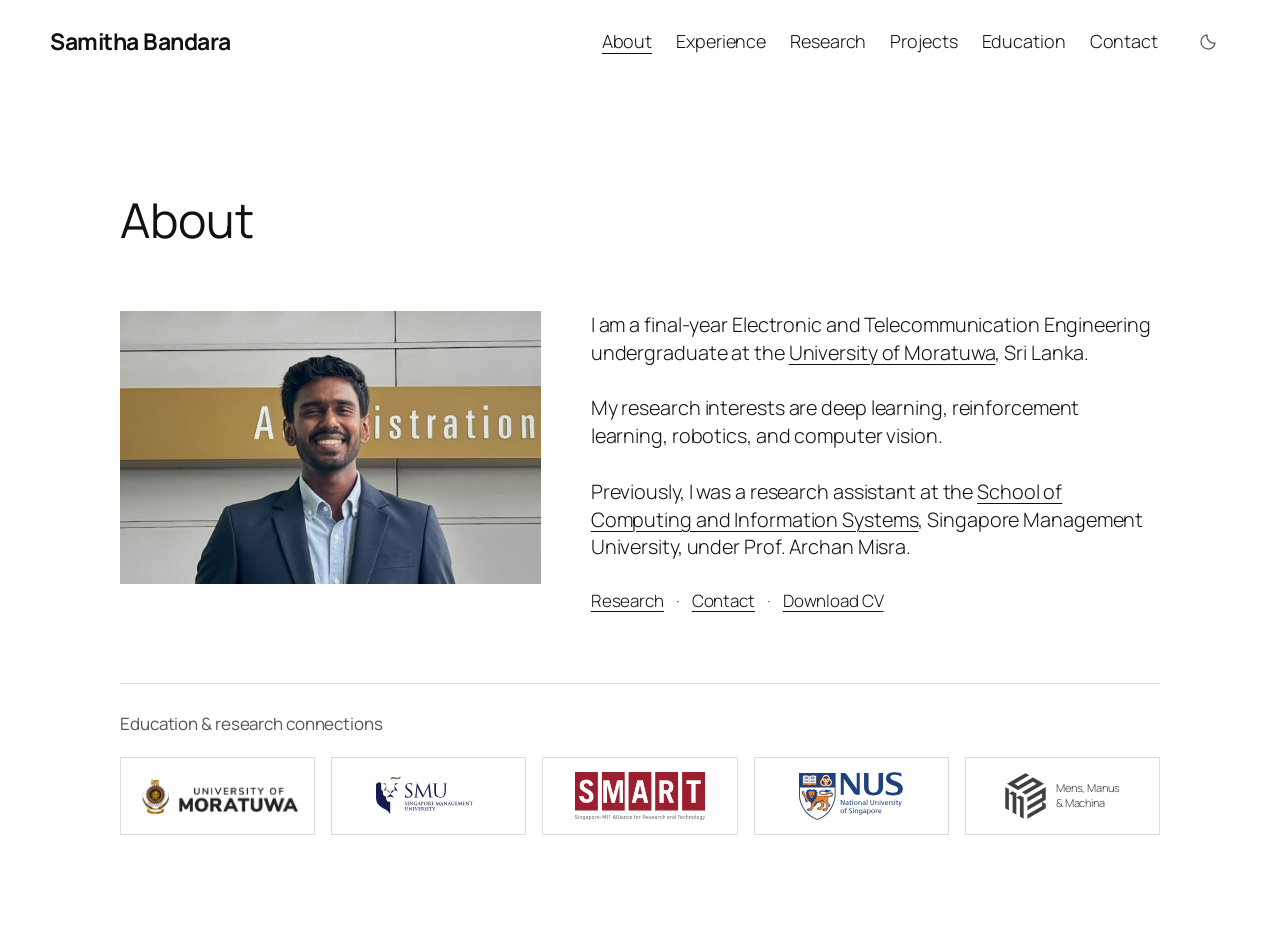
<file: index.html>
<!doctype html>
<html lang="en" data-theme="light">
<head>
  <meta charset="utf-8">
  <meta name="viewport" content="width=device-width, initial-scale=1">
  <title>Samitha Bandara | About</title>
  <meta name="description" content="Samitha Bandara, a final-year engineering undergraduate at the University of Moratuwa. Research interests: deep learning, reinforcement learning, robotics, and computer vision.">
  <meta name="author" content="Samitha Bandara">
  <meta name="robots" content="index, follow, max-image-preview:large">
  <meta name="theme-color" content="#ffffff">
  <link rel="canonical" href="https://samitha278.github.io/">
  <link rel="icon" href="favicon.svg" type="image/svg+xml">
  <link rel="manifest" href="site.webmanifest">
  <link rel="stylesheet" href="styles.css">
  <meta property="og:site_name" content="Samitha Bandara">
  <meta property="og:title" content="Samitha Bandara | About">
  <meta property="og:description" content="Samitha Bandara, a final-year engineering undergraduate at the University of Moratuwa. Research interests: deep learning, reinforcement learning, robotics, and computer vision.">
  <meta property="og:type" content="website">
  <meta property="og:url" content="https://samitha278.github.io/">
  <meta property="og:image" content="https://samitha278.github.io/assets/samitha-bandara-cropped.jpg">
  <meta property="og:image:alt" content="Samitha Bandara">
  <meta name="twitter:card" content="summary">
  <meta name="twitter:title" content="Samitha Bandara | About">
  <meta name="twitter:image" content="https://samitha278.github.io/assets/samitha-bandara-cropped.jpg">
  <script>try{if(localStorage.getItem("portfolio-theme")==="dark")document.documentElement.dataset.theme="dark"}catch{}</script>
  <script type="application/ld+json">
{
  "@context": "https://schema.org",
  "@type": "ProfilePage",
  "@id": "https://samitha278.github.io/#profile",
  "url": "https://samitha278.github.io/",
  "name": "Samitha Bandara | AI Researcher & Engineer",
  "dateModified": "2026-10-07",
  "mainEntity": {
    "@type": "Person",
    "@id": "https://samitha278.github.io/#samitha-bandara",
    "name": "Samitha Bandara",
    "alternateName": "samitha278",
    "url": "https://samitha278.github.io/",
    "image": "https://samitha278.github.io/assets/samitha-bandara-cropped.jpg",
    "description": "Final-year Electronic and Telecommunication Engineering undergraduate at the University of Moratuwa, with research interests in deep learning, reinforcement learning, robotics, and computer vision.",
    "jobTitle": "AI Researcher",
    "affiliation": [
      {
        "@type": "CollegeOrUniversity",
        "name": "University of Moratuwa",
        "url": "https://uom.lk/"
      }
    ],
    "knowsAbout": [
      "Deep learning",
      "Computer vision",
      "Robotics",
      "Efficient multimodal artificial intelligence",
      "Vision-language models",
      "3D and 4D perception",
      "Point-cloud learning",
      "Reinforcement learning",
      "Robot intelligence"
    ],
    "sameAs": [
      "https://github.com/samitha278",
      "https://www.linkedin.com/in/samitha-bandara-52211a254"
    ]
  }
}
  </script>
</head>
<body>
  <a class="skip" href="#main">Skip to content</a>
  <div class="site">
    <header class="site-header">
      <a class="site-name" href="index.html">Samitha Bandara</a>
      <nav id="primaryNav" aria-label="Main navigation">
        <a href="index.html" aria-current="page">About</a>
        <a href="experience.html">Experience</a>
        <a href="research.html">Research</a>
        <a href="projects.html">Projects</a>
        <a href="education.html">Education</a>
        <a href="contact.html">Contact</a>
      </nav>
      <div class="header-controls">
        <button id="themeButton" class="icon-button theme-button" type="button" aria-label="Switch to dark theme" aria-pressed="false" title="Switch to dark theme">
          <svg class="theme-moon" viewBox="0 0 24 24" aria-hidden="true"><path d="M20.5 13.2A8.5 8.5 0 0 1 10.8 3.5a8.5 8.5 0 1 0 9.7 9.7Z"/></svg>
          <svg class="theme-sun" viewBox="0 0 24 24" aria-hidden="true"><circle cx="12" cy="12" r="4"/><path d="M12 2v2m0 16v2M2 12h2m16 0h2M4.9 4.9l1.4 1.4m11.4 11.4 1.4 1.4M4.9 19.1l1.4-1.4M17.7 6.3l1.4-1.4"/></svg>
        </button>
        <button id="menuButton" class="icon-button menu-button" type="button" aria-label="Open navigation" aria-expanded="false" aria-controls="primaryNav">
          <svg viewBox="0 0 24 24" aria-hidden="true"><path d="M4 7h16M4 12h16M4 17h16"/></svg>
        </button>
      </div>
    </header>
    <main id="main" tabindex="-1">
      <h1>About</h1>
<div class="about-layout">
  <figure class="portrait-frame">
    <img class="portrait" src="assets/samitha-bandara-cropped.jpg" alt="Samitha Bandara" width="1140" height="740" fetchpriority="high">
  </figure>
  <div>
    <p>I am a final-year Electronic and Telecommunication Engineering undergraduate at the <a href="https://uom.lk/" target="_blank" rel="noopener noreferrer">University of Moratuwa</a>, Sri Lanka.</p>
    <p>My research interests are deep learning, reinforcement learning, robotics, and computer vision.</p>
    <p>Previously, I was a research assistant at the <a href="https://computing.smu.edu.sg/" target="_blank" rel="noopener noreferrer">School of Computing and Information Systems</a>, Singapore Management University, under Prof. Archan Misra.</p>
    <p class="quick-links"><a href="research.html">Research</a> <span aria-hidden="true">·</span> <a href="contact.html">Contact</a> <span aria-hidden="true">·</span> <a href="output/pdf/Samitha_Bandara_CV.pdf" download>Download CV</a></p>
  </div>
</div>
<section class="affiliations" aria-labelledby="connections">
  <h2 id="connections">Education &amp; research connections</h2>
  <div class="logo-strip">
    <a class="logo-chip uom" href="https://uom.lk/" aria-label="University of Moratuwa" target="_blank" rel="noopener noreferrer"><img src="assets/uom-logo.png" alt="University of Moratuwa" loading="lazy"></a>
    <a class="logo-chip smu" href="https://www.smu.edu.sg/" aria-label="Singapore Management University" target="_blank" rel="noopener noreferrer"><img src="assets/smu-wordmark.svg" alt="SMU — Singapore Management University" loading="lazy"></a>
    <a class="logo-chip" href="https://smart.mit.edu/" aria-label="Singapore-MIT Alliance for Research and Technology" target="_blank" rel="noopener noreferrer"><img src="assets/smart-logo.png" alt="SMART" loading="lazy"></a>
    <a class="logo-chip" href="https://nus.edu.sg/" aria-label="National University of Singapore" target="_blank" rel="noopener noreferrer"><img src="assets/nus-logo.svg" alt="NUS" loading="lazy"></a>
    <a class="logo-chip m3s" href="https://m3s.mit.edu/" aria-label="Mens, Manus and Machina programme" target="_blank" rel="noopener noreferrer"><img src="assets/m3s-logo.png" alt="M3S" loading="lazy"><span class="m3s-name">Mens, Manus<br>&amp; Machina</span></a>
  </div>
</section>
    </main>
  </div>
  <script src="script.js" defer></script>
</body>
</html>
</file>
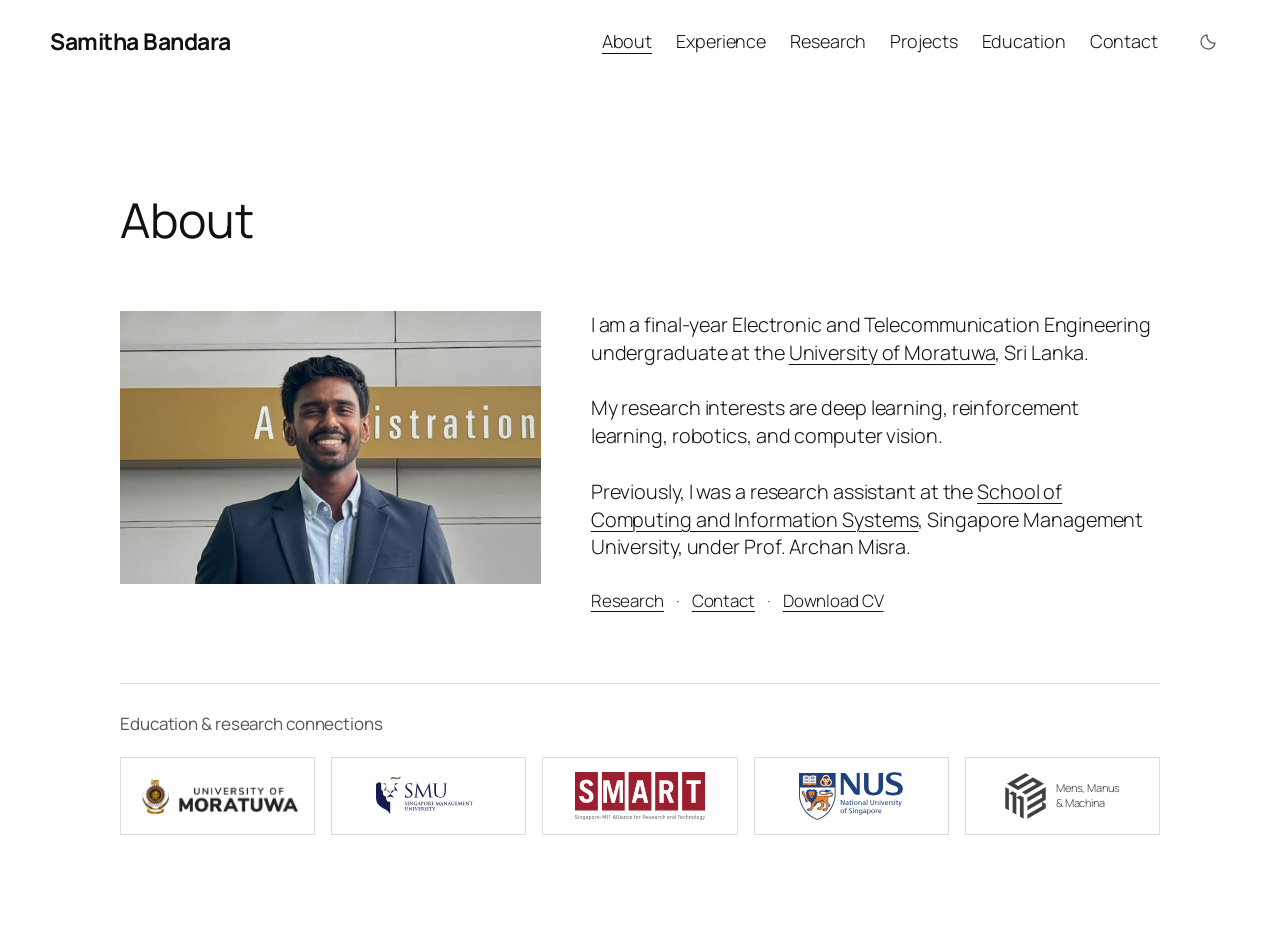
<file: about.html>
<!doctype html>
<html lang="en">
<head>
  <meta charset="utf-8">
  <meta name="viewport" content="width=device-width, initial-scale=1">
  <title>About | Samitha Bandara</title>
  <link rel="canonical" href="https://samitha278.github.io/">
  <meta name="robots" content="noindex, follow">
  <meta http-equiv="refresh" content="0; url=./">
  <script>location.replace("./" + location.hash);</script>
</head>
<body>
  <p><a href="./">About Samitha Bandara</a></p>
</body>
</html>
</file>
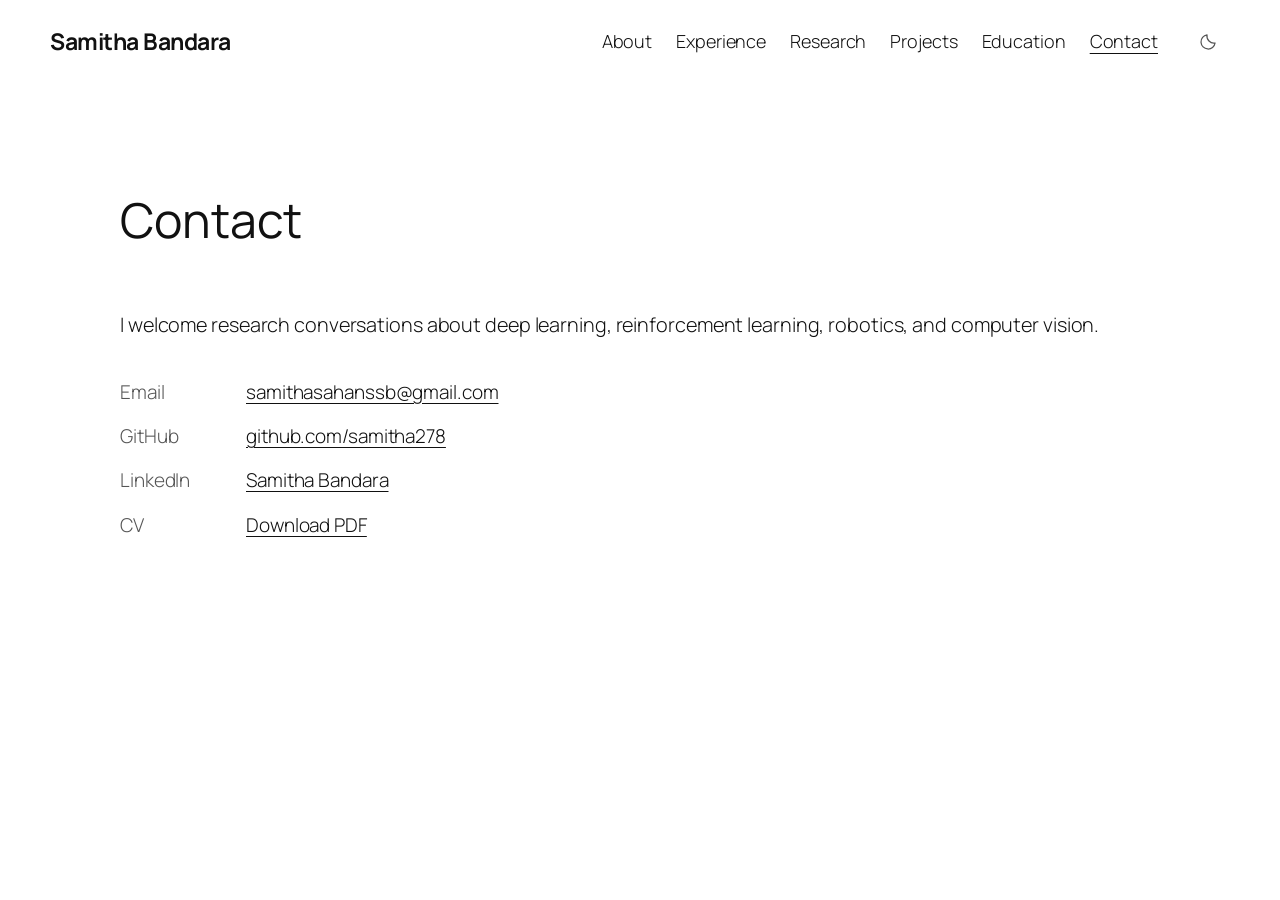
<file: contact.html>
<!doctype html>
<html lang="en" data-theme="light">
<head>
  <meta charset="utf-8">
  <meta name="viewport" content="width=device-width, initial-scale=1">
  <title>Contact | Samitha Bandara</title>
  <meta name="description" content="Contact Samitha Bandara for research conversations and collaboration. Email, GitHub, LinkedIn, and downloadable CV.">
  <meta name="author" content="Samitha Bandara">
  <meta name="robots" content="index, follow, max-image-preview:large">
  <meta name="theme-color" content="#ffffff">
  <link rel="canonical" href="https://samitha278.github.io/contact.html">
  <link rel="icon" href="favicon.svg" type="image/svg+xml">
  <link rel="manifest" href="site.webmanifest">
  <link rel="stylesheet" href="styles.css">
  <meta property="og:site_name" content="Samitha Bandara">
  <meta property="og:title" content="Contact | Samitha Bandara">
  <meta property="og:description" content="Contact Samitha Bandara for research conversations and collaboration. Email, GitHub, LinkedIn, and downloadable CV.">
  <meta property="og:type" content="website">
  <meta property="og:url" content="https://samitha278.github.io/contact.html">
  <meta property="og:image" content="https://samitha278.github.io/assets/samitha-bandara-cropped.jpg">
  <meta property="og:image:alt" content="Samitha Bandara">
  <meta name="twitter:card" content="summary">
  <meta name="twitter:title" content="Contact | Samitha Bandara">
  <meta name="twitter:image" content="https://samitha278.github.io/assets/samitha-bandara-cropped.jpg">
  <script>try{if(localStorage.getItem("portfolio-theme")==="dark")document.documentElement.dataset.theme="dark"}catch{}</script>
  <script type="application/ld+json">
{
  "@context": "https://schema.org",
  "@type": "WebPage",
  "name": "Contact | Samitha Bandara",
  "url": "https://samitha278.github.io/contact.html",
  "about": {
    "@id": "https://samitha278.github.io/#samitha-bandara"
  }
}
  </script>
</head>
<body>
  <a class="skip" href="#main">Skip to content</a>
  <div class="site">
    <header class="site-header">
      <a class="site-name" href="index.html">Samitha Bandara</a>
      <nav id="primaryNav" aria-label="Main navigation">
        <a href="index.html">About</a>
        <a href="experience.html">Experience</a>
        <a href="research.html">Research</a>
        <a href="projects.html">Projects</a>
        <a href="education.html">Education</a>
        <a href="contact.html" aria-current="page">Contact</a>
      </nav>
      <div class="header-controls">
        <button id="themeButton" class="icon-button theme-button" type="button" aria-label="Switch to dark theme" aria-pressed="false" title="Switch to dark theme">
          <svg class="theme-moon" viewBox="0 0 24 24" aria-hidden="true"><path d="M20.5 13.2A8.5 8.5 0 0 1 10.8 3.5a8.5 8.5 0 1 0 9.7 9.7Z"/></svg>
          <svg class="theme-sun" viewBox="0 0 24 24" aria-hidden="true"><circle cx="12" cy="12" r="4"/><path d="M12 2v2m0 16v2M2 12h2m16 0h2M4.9 4.9l1.4 1.4m11.4 11.4 1.4 1.4M4.9 19.1l1.4-1.4M17.7 6.3l1.4-1.4"/></svg>
        </button>
        <button id="menuButton" class="icon-button menu-button" type="button" aria-label="Open navigation" aria-expanded="false" aria-controls="primaryNav">
          <svg viewBox="0 0 24 24" aria-hidden="true"><path d="M4 7h16M4 12h16M4 17h16"/></svg>
        </button>
      </div>
    </header>
    <main id="main" tabindex="-1">
      <h1>Contact</h1>
<p>I welcome research conversations about deep learning, reinforcement learning, robotics, and computer vision.</p>
<dl class="details contact-details">
  <dt>Email</dt><dd><a href="mailto:samithasahanssb@gmail.com">samithasahanssb@gmail.com</a></dd>
  <dt>GitHub</dt><dd><a href="https://github.com/samitha278" target="_blank" rel="noopener noreferrer">github.com/samitha278</a></dd>
  <dt>LinkedIn</dt><dd><a href="https://www.linkedin.com/in/samitha-bandara-52211a254" target="_blank" rel="noopener noreferrer">Samitha Bandara</a></dd>
  <dt>CV</dt><dd><a href="output/pdf/Samitha_Bandara_CV.pdf" download>Download PDF</a></dd>
</dl>
    </main>
  </div>
  <script src="script.js" defer></script>
</body>
</html>
</file>
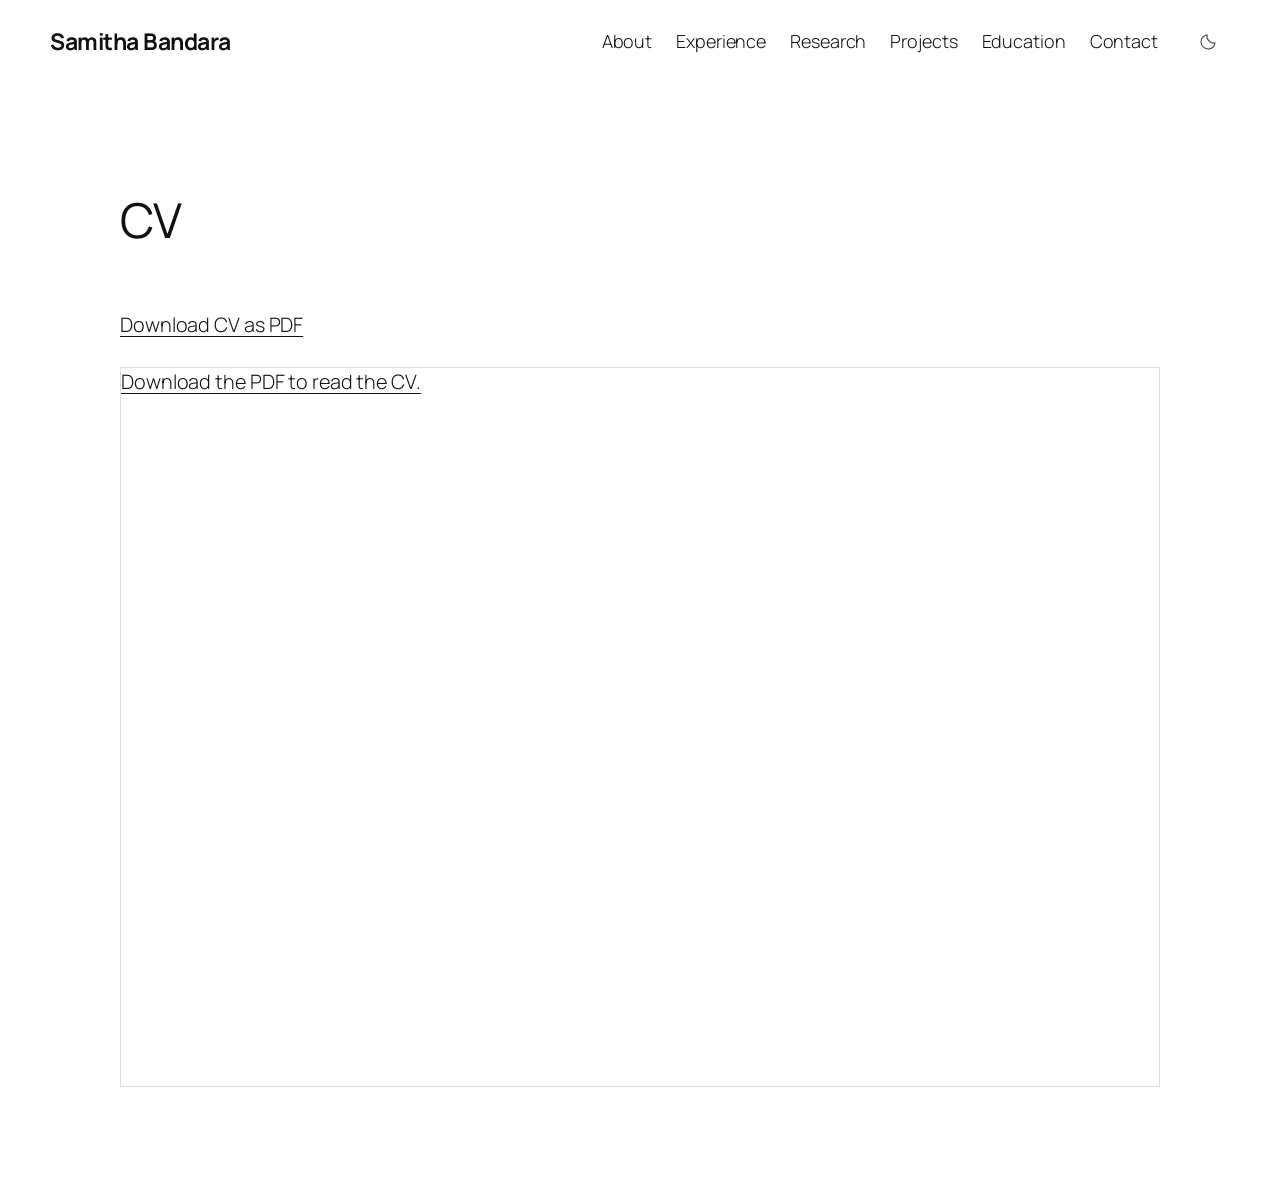
<file: cv.html>
<!doctype html>
<html lang="en" data-theme="light">
<head>
  <meta charset="utf-8">
  <meta name="viewport" content="width=device-width, initial-scale=1">
  <title>CV | Samitha Bandara</title>
  <meta name="description" content="Download Samitha Bandara’s CV, including research experience, education, projects, and technical skills.">
  <meta name="author" content="Samitha Bandara">
  <meta name="robots" content="noindex, follow">
  <meta name="theme-color" content="#ffffff">
  <link rel="canonical" href="https://samitha278.github.io/cv.html">
  <link rel="icon" href="favicon.svg" type="image/svg+xml">
  <link rel="manifest" href="site.webmanifest">
  <link rel="stylesheet" href="styles.css">
  <meta property="og:site_name" content="Samitha Bandara">
  <meta property="og:title" content="CV | Samitha Bandara">
  <meta property="og:description" content="Download Samitha Bandara’s CV, including research experience, education, projects, and technical skills.">
  <meta property="og:type" content="website">
  <meta property="og:url" content="https://samitha278.github.io/cv.html">
  <meta property="og:image" content="https://samitha278.github.io/assets/samitha-bandara-cropped.jpg">
  <meta property="og:image:alt" content="Samitha Bandara">
  <meta name="twitter:card" content="summary">
  <meta name="twitter:title" content="CV | Samitha Bandara">
  <meta name="twitter:image" content="https://samitha278.github.io/assets/samitha-bandara-cropped.jpg">
  <script>try{if(localStorage.getItem("portfolio-theme")==="dark")document.documentElement.dataset.theme="dark"}catch{}</script>

</head>
<body>
  <a class="skip" href="#main">Skip to content</a>
  <div class="site">
    <header class="site-header">
      <a class="site-name" href="index.html">Samitha Bandara</a>
      <nav id="primaryNav" aria-label="Main navigation">
        <a href="index.html">About</a>
        <a href="experience.html">Experience</a>
        <a href="research.html">Research</a>
        <a href="projects.html">Projects</a>
        <a href="education.html">Education</a>
        <a href="contact.html">Contact</a>
      </nav>
      <div class="header-controls">
        <button id="themeButton" class="icon-button theme-button" type="button" aria-label="Switch to dark theme" aria-pressed="false" title="Switch to dark theme">
          <svg class="theme-moon" viewBox="0 0 24 24" aria-hidden="true"><path d="M20.5 13.2A8.5 8.5 0 0 1 10.8 3.5a8.5 8.5 0 1 0 9.7 9.7Z"/></svg>
          <svg class="theme-sun" viewBox="0 0 24 24" aria-hidden="true"><circle cx="12" cy="12" r="4"/><path d="M12 2v2m0 16v2M2 12h2m16 0h2M4.9 4.9l1.4 1.4m11.4 11.4 1.4 1.4M4.9 19.1l1.4-1.4M17.7 6.3l1.4-1.4"/></svg>
        </button>
        <button id="menuButton" class="icon-button menu-button" type="button" aria-label="Open navigation" aria-expanded="false" aria-controls="primaryNav">
          <svg viewBox="0 0 24 24" aria-hidden="true"><path d="M4 7h16M4 12h16M4 17h16"/></svg>
        </button>
      </div>
    </header>
    <main id="main" tabindex="-1">
      <h1>CV</h1>
      <p><a href="output/pdf/Samitha_Bandara_CV.pdf" download>Download CV as PDF</a></p>
      <object class="pdf-viewer" data="output/pdf/Samitha_Bandara_CV.pdf" type="application/pdf" aria-label="Samitha Bandara’s CV">
        <p><a href="output/pdf/Samitha_Bandara_CV.pdf" download>Download the PDF to read the CV.</a></p>
      </object>
    </main>
  </div>
  <script src="script.js" defer></script>
</body>
</html>
</file>
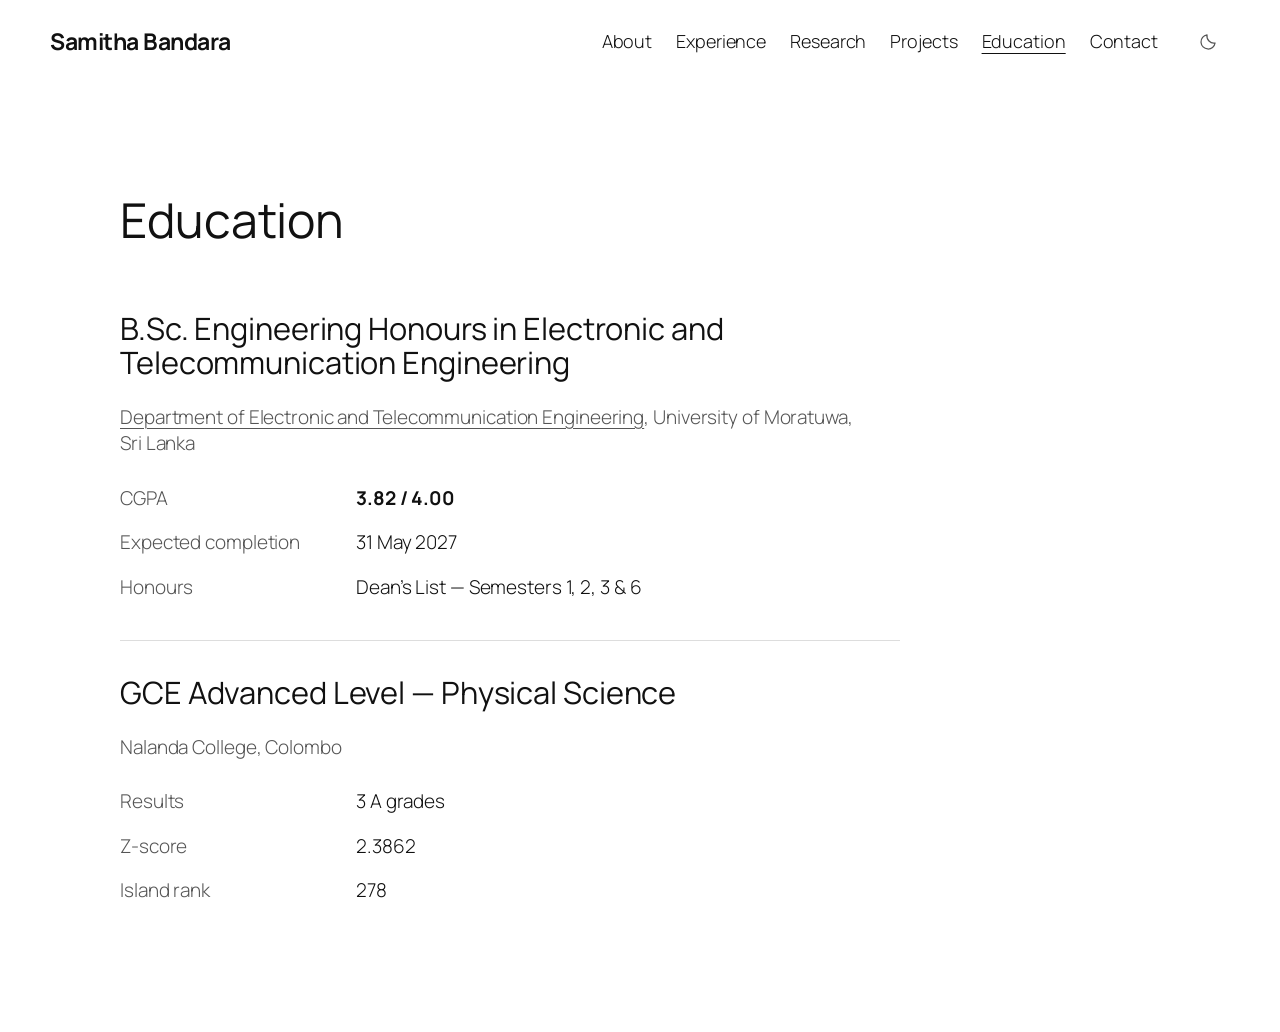
<file: education.html>
<!doctype html>
<html lang="en" data-theme="light">
<head>
  <meta charset="utf-8">
  <meta name="viewport" content="width=device-width, initial-scale=1">
  <title>Education | Samitha Bandara</title>
  <meta name="description" content="Samitha Bandara’s education at the University of Moratuwa. Current CGPA: 3.82/4.00. Expected completion: 31 May 2027.">
  <meta name="author" content="Samitha Bandara">
  <meta name="robots" content="index, follow, max-image-preview:large">
  <meta name="theme-color" content="#ffffff">
  <link rel="canonical" href="https://samitha278.github.io/education.html">
  <link rel="icon" href="favicon.svg" type="image/svg+xml">
  <link rel="manifest" href="site.webmanifest">
  <link rel="stylesheet" href="styles.css">
  <meta property="og:site_name" content="Samitha Bandara">
  <meta property="og:title" content="Education | Samitha Bandara">
  <meta property="og:description" content="Samitha Bandara’s education at the University of Moratuwa. Current CGPA: 3.82/4.00. Expected completion: 31 May 2027.">
  <meta property="og:type" content="website">
  <meta property="og:url" content="https://samitha278.github.io/education.html">
  <meta property="og:image" content="https://samitha278.github.io/assets/samitha-bandara-cropped.jpg">
  <meta property="og:image:alt" content="Samitha Bandara">
  <meta name="twitter:card" content="summary">
  <meta name="twitter:title" content="Education | Samitha Bandara">
  <meta name="twitter:image" content="https://samitha278.github.io/assets/samitha-bandara-cropped.jpg">
  <script>try{if(localStorage.getItem("portfolio-theme")==="dark")document.documentElement.dataset.theme="dark"}catch{}</script>
  <script type="application/ld+json">
{
  "@context": "https://schema.org",
  "@type": "WebPage",
  "name": "Education | Samitha Bandara",
  "url": "https://samitha278.github.io/education.html",
  "about": {
    "@id": "https://samitha278.github.io/#samitha-bandara"
  }
}
  </script>
</head>
<body>
  <a class="skip" href="#main">Skip to content</a>
  <div class="site">
    <header class="site-header">
      <a class="site-name" href="index.html">Samitha Bandara</a>
      <nav id="primaryNav" aria-label="Main navigation">
        <a href="index.html">About</a>
        <a href="experience.html">Experience</a>
        <a href="research.html">Research</a>
        <a href="projects.html">Projects</a>
        <a href="education.html" aria-current="page">Education</a>
        <a href="contact.html">Contact</a>
      </nav>
      <div class="header-controls">
        <button id="themeButton" class="icon-button theme-button" type="button" aria-label="Switch to dark theme" aria-pressed="false" title="Switch to dark theme">
          <svg class="theme-moon" viewBox="0 0 24 24" aria-hidden="true"><path d="M20.5 13.2A8.5 8.5 0 0 1 10.8 3.5a8.5 8.5 0 1 0 9.7 9.7Z"/></svg>
          <svg class="theme-sun" viewBox="0 0 24 24" aria-hidden="true"><circle cx="12" cy="12" r="4"/><path d="M12 2v2m0 16v2M2 12h2m16 0h2M4.9 4.9l1.4 1.4m11.4 11.4 1.4 1.4M4.9 19.1l1.4-1.4M17.7 6.3l1.4-1.4"/></svg>
        </button>
        <button id="menuButton" class="icon-button menu-button" type="button" aria-label="Open navigation" aria-expanded="false" aria-controls="primaryNav">
          <svg viewBox="0 0 24 24" aria-hidden="true"><path d="M4 7h16M4 12h16M4 17h16"/></svg>
        </button>
      </div>
    </header>
    <main id="main" tabindex="-1">
      <h1>Education</h1>
<section class="entry">
  <h2>B.Sc. Engineering Honours in Electronic and Telecommunication Engineering</h2>
  <p class="subheading"><a href="https://ent.uom.lk/" target="_blank" rel="noopener noreferrer">Department of Electronic and Telecommunication Engineering</a>, University of Moratuwa, Sri Lanka</p>
  <dl class="details">
    <dt>CGPA</dt><dd><strong>3.82 / 4.00</strong></dd>
    <dt>Expected completion</dt><dd>31 May 2027</dd>
    <dt>Honours</dt><dd>Dean’s List — Semesters 1, 2, 3 &amp; 6</dd>
  </dl>
</section>
<section class="entry">
  <h2>GCE Advanced Level — Physical Science</h2>
  <p class="subheading">Nalanda College, Colombo</p>
  <dl class="details">
    <dt>Results</dt><dd>3 A grades</dd>
    <dt>Z-score</dt><dd>2.3862</dd>
    <dt>Island rank</dt><dd>278</dd>
  </dl>
</section>
    </main>
  </div>
  <script src="script.js" defer></script>
</body>
</html>
</file>
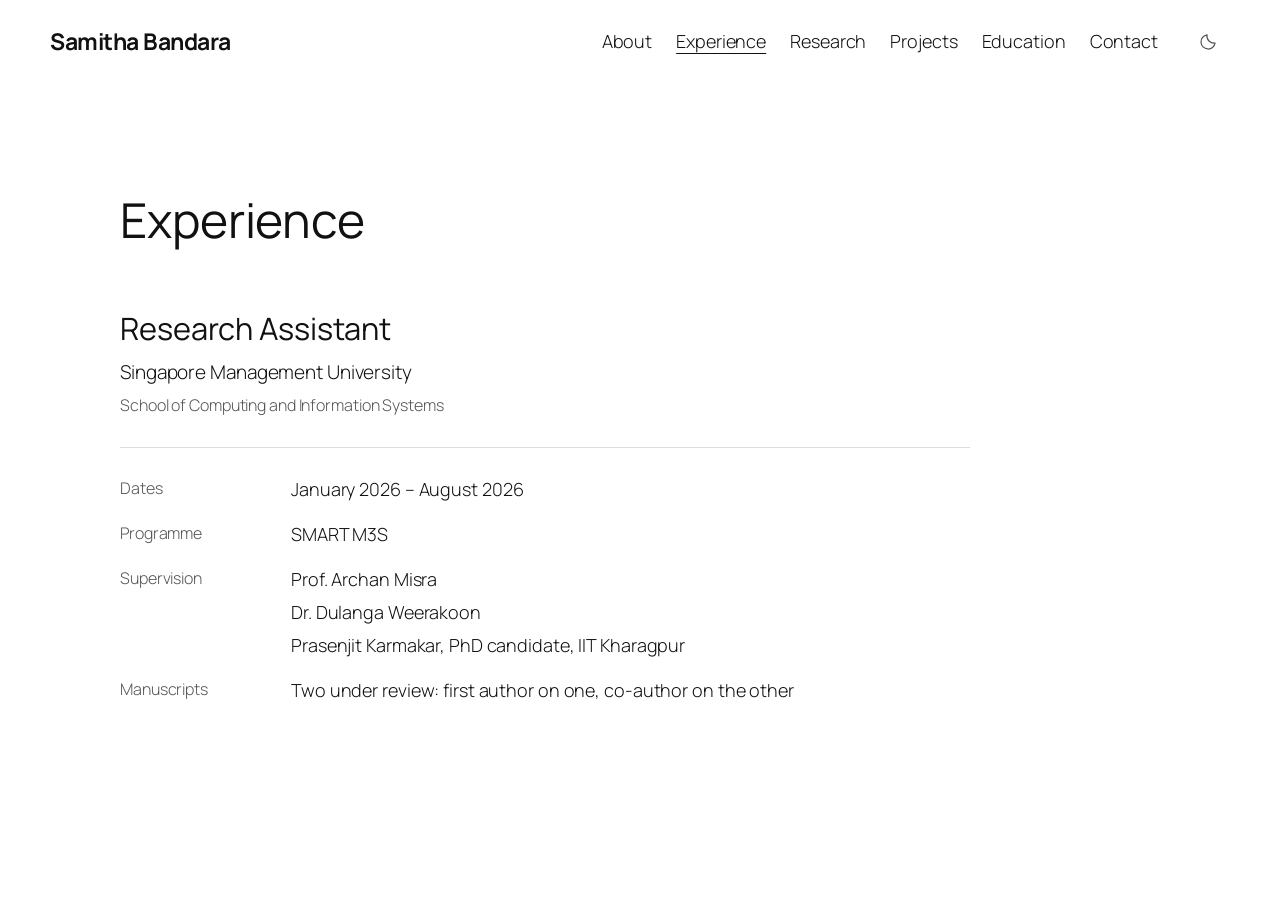
<file: experience.html>
<!doctype html>
<html lang="en" data-theme="light">
<head>
  <meta charset="utf-8">
  <meta name="viewport" content="width=device-width, initial-scale=1">
  <title>Experience | Samitha Bandara</title>
  <meta name="description" content="Samitha Bandara’s research assistant experience at Singapore Management University, supported through SMART M3S.">
  <meta name="author" content="Samitha Bandara">
  <meta name="robots" content="index, follow, max-image-preview:large">
  <meta name="theme-color" content="#ffffff">
  <link rel="canonical" href="https://samitha278.github.io/experience.html">
  <link rel="icon" href="favicon.svg" type="image/svg+xml">
  <link rel="manifest" href="site.webmanifest">
  <link rel="stylesheet" href="styles.css">
  <meta property="og:site_name" content="Samitha Bandara">
  <meta property="og:title" content="Experience | Samitha Bandara">
  <meta property="og:description" content="Samitha Bandara’s research assistant experience at Singapore Management University, supported through SMART M3S.">
  <meta property="og:type" content="website">
  <meta property="og:url" content="https://samitha278.github.io/experience.html">
  <meta property="og:image" content="https://samitha278.github.io/assets/samitha-bandara-cropped.jpg">
  <meta property="og:image:alt" content="Samitha Bandara">
  <meta name="twitter:card" content="summary">
  <meta name="twitter:title" content="Experience | Samitha Bandara">
  <meta name="twitter:image" content="https://samitha278.github.io/assets/samitha-bandara-cropped.jpg">
  <script>try{if(localStorage.getItem("portfolio-theme")==="dark")document.documentElement.dataset.theme="dark"}catch{}</script>
  <script type="application/ld+json">
{
  "@context": "https://schema.org",
  "@type": "WebPage",
  "name": "Experience | Samitha Bandara",
  "url": "https://samitha278.github.io/experience.html",
  "about": {
    "@id": "https://samitha278.github.io/#samitha-bandara"
  }
}
  </script>
</head>
<body>
  <a class="skip" href="#main">Skip to content</a>
  <div class="site">
    <header class="site-header">
      <a class="site-name" href="index.html">Samitha Bandara</a>
      <nav id="primaryNav" aria-label="Main navigation">
        <a href="index.html">About</a>
        <a href="experience.html" aria-current="page">Experience</a>
        <a href="research.html">Research</a>
        <a href="projects.html">Projects</a>
        <a href="education.html">Education</a>
        <a href="contact.html">Contact</a>
      </nav>
      <div class="header-controls">
        <button id="themeButton" class="icon-button theme-button" type="button" aria-label="Switch to dark theme" aria-pressed="false" title="Switch to dark theme">
          <svg class="theme-moon" viewBox="0 0 24 24" aria-hidden="true"><path d="M20.5 13.2A8.5 8.5 0 0 1 10.8 3.5a8.5 8.5 0 1 0 9.7 9.7Z"/></svg>
          <svg class="theme-sun" viewBox="0 0 24 24" aria-hidden="true"><circle cx="12" cy="12" r="4"/><path d="M12 2v2m0 16v2M2 12h2m16 0h2M4.9 4.9l1.4 1.4m11.4 11.4 1.4 1.4M4.9 19.1l1.4-1.4M17.7 6.3l1.4-1.4"/></svg>
        </button>
        <button id="menuButton" class="icon-button menu-button" type="button" aria-label="Open navigation" aria-expanded="false" aria-controls="primaryNav">
          <svg viewBox="0 0 24 24" aria-hidden="true"><path d="M4 7h16M4 12h16M4 17h16"/></svg>
        </button>
      </div>
    </header>
    <main id="main" tabindex="-1">
      <h1>Experience</h1>
<section class="experience-entry" aria-labelledby="smu-role">
  <div class="experience-heading">
    <h2 id="smu-role">Research Assistant</h2>
    <p class="subheading">Singapore Management University</p>
    <p class="note">School of Computing and Information Systems</p>
  </div>
  <dl class="experience-details">
    <dt>Dates</dt>
    <dd><time datetime="2026-01">January 2026</time> – <time datetime="2026-08">August 2026</time></dd>
    <dt>Programme</dt>
    <dd>SMART M3S</dd>
    <dt>Supervision</dt>
    <dd>
      <ul class="plain-list">
        <li>Prof. Archan Misra</li>
        <li>Dr. Dulanga Weerakoon</li>
        <li>Prasenjit Karmakar, PhD candidate, IIT Kharagpur</li>
      </ul>
    </dd>
    <dt>Manuscripts</dt>
    <dd>Two under review: first author on one, co-author on the other</dd>
  </dl>
</section>
    </main>
  </div>
  <script src="script.js" defer></script>
</body>
</html>
</file>
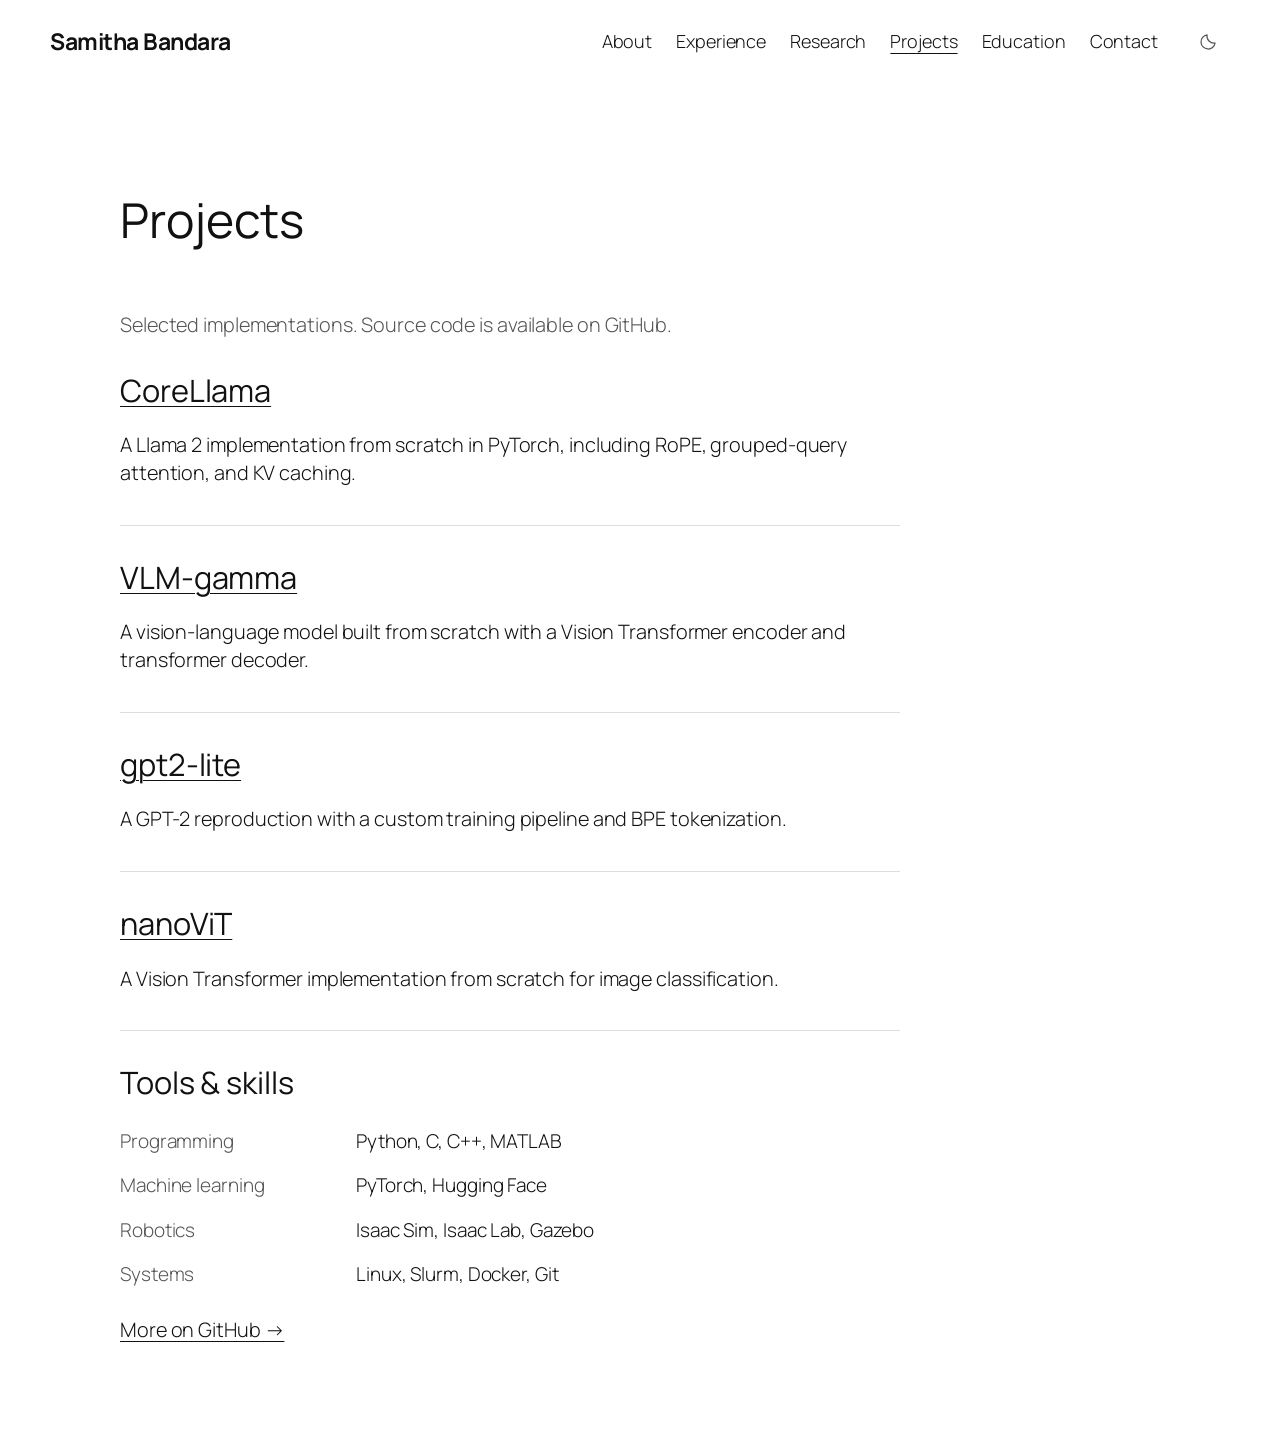
<file: projects.html>
<!doctype html>
<html lang="en" data-theme="light">
<head>
  <meta charset="utf-8">
  <meta name="viewport" content="width=device-width, initial-scale=1">
  <title>Projects | Samitha Bandara</title>
  <meta name="description" content="Selected machine-learning implementations by Samitha Bandara, including CoreLlama, VLM-gamma, GPT-2, and nanoViT.">
  <meta name="author" content="Samitha Bandara">
  <meta name="robots" content="index, follow, max-image-preview:large">
  <meta name="theme-color" content="#ffffff">
  <link rel="canonical" href="https://samitha278.github.io/projects.html">
  <link rel="icon" href="favicon.svg" type="image/svg+xml">
  <link rel="manifest" href="site.webmanifest">
  <link rel="stylesheet" href="styles.css">
  <meta property="og:site_name" content="Samitha Bandara">
  <meta property="og:title" content="Projects | Samitha Bandara">
  <meta property="og:description" content="Selected machine-learning implementations by Samitha Bandara, including CoreLlama, VLM-gamma, GPT-2, and nanoViT.">
  <meta property="og:type" content="website">
  <meta property="og:url" content="https://samitha278.github.io/projects.html">
  <meta property="og:image" content="https://samitha278.github.io/assets/samitha-bandara-cropped.jpg">
  <meta property="og:image:alt" content="Samitha Bandara">
  <meta name="twitter:card" content="summary">
  <meta name="twitter:title" content="Projects | Samitha Bandara">
  <meta name="twitter:image" content="https://samitha278.github.io/assets/samitha-bandara-cropped.jpg">
  <script>try{if(localStorage.getItem("portfolio-theme")==="dark")document.documentElement.dataset.theme="dark"}catch{}</script>
  <script type="application/ld+json">
{
  "@context": "https://schema.org",
  "@type": "WebPage",
  "name": "Projects | Samitha Bandara",
  "url": "https://samitha278.github.io/projects.html",
  "about": {
    "@id": "https://samitha278.github.io/#samitha-bandara"
  }
}
  </script>
</head>
<body>
  <a class="skip" href="#main">Skip to content</a>
  <div class="site">
    <header class="site-header">
      <a class="site-name" href="index.html">Samitha Bandara</a>
      <nav id="primaryNav" aria-label="Main navigation">
        <a href="index.html">About</a>
        <a href="experience.html">Experience</a>
        <a href="research.html">Research</a>
        <a href="projects.html" aria-current="page">Projects</a>
        <a href="education.html">Education</a>
        <a href="contact.html">Contact</a>
      </nav>
      <div class="header-controls">
        <button id="themeButton" class="icon-button theme-button" type="button" aria-label="Switch to dark theme" aria-pressed="false" title="Switch to dark theme">
          <svg class="theme-moon" viewBox="0 0 24 24" aria-hidden="true"><path d="M20.5 13.2A8.5 8.5 0 0 1 10.8 3.5a8.5 8.5 0 1 0 9.7 9.7Z"/></svg>
          <svg class="theme-sun" viewBox="0 0 24 24" aria-hidden="true"><circle cx="12" cy="12" r="4"/><path d="M12 2v2m0 16v2M2 12h2m16 0h2M4.9 4.9l1.4 1.4m11.4 11.4 1.4 1.4M4.9 19.1l1.4-1.4M17.7 6.3l1.4-1.4"/></svg>
        </button>
        <button id="menuButton" class="icon-button menu-button" type="button" aria-label="Open navigation" aria-expanded="false" aria-controls="primaryNav">
          <svg viewBox="0 0 24 24" aria-hidden="true"><path d="M4 7h16M4 12h16M4 17h16"/></svg>
        </button>
      </div>
    </header>
    <main id="main" tabindex="-1">
      <h1>Projects</h1>
<p class="page-intro">Selected implementations. Source code is available on GitHub.</p>
<section class="entry">
  <h2><a href="https://github.com/samitha278/CoreLlama" target="_blank" rel="noopener noreferrer">CoreLlama</a></h2>
  <p>A Llama 2 implementation from scratch in PyTorch, including RoPE, grouped-query attention, and KV caching.</p>
</section>
<section class="entry">
  <h2><a href="https://github.com/samitha278/VLM-gamma" target="_blank" rel="noopener noreferrer">VLM-gamma</a></h2>
  <p>A vision-language model built from scratch with a Vision Transformer encoder and transformer decoder.</p>
</section>
<section class="entry">
  <h2><a href="https://github.com/samitha278/gpt2-lite" target="_blank" rel="noopener noreferrer">gpt2-lite</a></h2>
  <p>A GPT-2 reproduction with a custom training pipeline and BPE tokenization.</p>
</section>
<section class="entry">
  <h2><a href="https://github.com/samitha278/nanoViT" target="_blank" rel="noopener noreferrer">nanoViT</a></h2>
  <p>A Vision Transformer implementation from scratch for image classification.</p>
</section>
<section class="entry">
  <h2>Tools &amp; skills</h2>
  <dl class="details">
    <dt>Programming</dt><dd>Python, C, C++, MATLAB</dd>
    <dt>Machine learning</dt><dd>PyTorch, Hugging Face</dd>
    <dt>Robotics</dt><dd>Isaac Sim, Isaac Lab, Gazebo</dd>
    <dt>Systems</dt><dd>Linux, Slurm, Docker, Git</dd>
  </dl>
</section>
<p><a href="https://github.com/samitha278" target="_blank" rel="noopener noreferrer">More on GitHub →</a></p>
    </main>
  </div>
  <script src="script.js" defer></script>
</body>
</html>
</file>
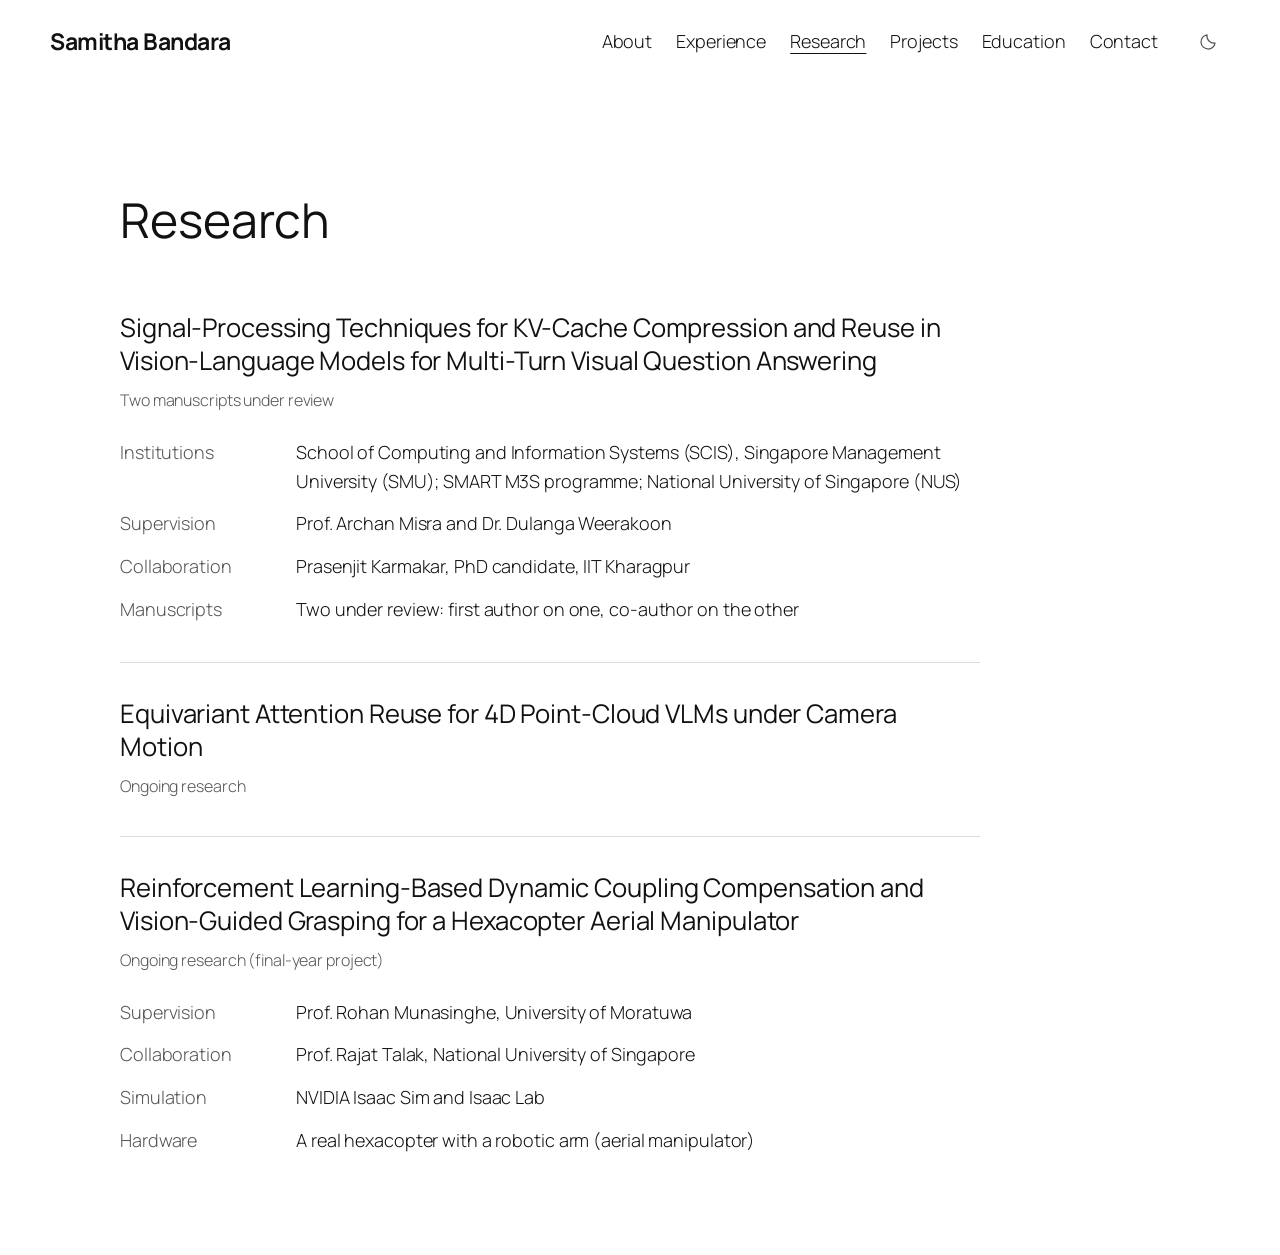
<file: research.html>
<!doctype html>
<html lang="en" data-theme="light">
<head>
  <meta charset="utf-8">
  <meta name="viewport" content="width=device-width, initial-scale=1">
  <title>Research | Samitha Bandara</title>
  <meta name="description" content="Samitha Bandara’s research on KV-cache compression and reuse in vision-language models, 4D point-cloud VLMs, and hexacopter aerial manipulation.">
  <meta name="author" content="Samitha Bandara">
  <meta name="robots" content="index, follow, max-image-preview:large">
  <meta name="theme-color" content="#ffffff">
  <link rel="canonical" href="https://samitha278.github.io/research.html">
  <link rel="icon" href="favicon.svg" type="image/svg+xml">
  <link rel="manifest" href="site.webmanifest">
  <link rel="stylesheet" href="styles.css">
  <meta property="og:site_name" content="Samitha Bandara">
  <meta property="og:title" content="Research | Samitha Bandara">
  <meta property="og:description" content="Samitha Bandara’s research on KV-cache compression and reuse in vision-language models, 4D point-cloud VLMs, and hexacopter aerial manipulation.">
  <meta property="og:type" content="website">
  <meta property="og:url" content="https://samitha278.github.io/research.html">
  <meta property="og:image" content="https://samitha278.github.io/assets/samitha-bandara-cropped.jpg">
  <meta property="og:image:alt" content="Samitha Bandara">
  <meta name="twitter:card" content="summary">
  <meta name="twitter:title" content="Research | Samitha Bandara">
  <meta name="twitter:image" content="https://samitha278.github.io/assets/samitha-bandara-cropped.jpg">
  <script>try{if(localStorage.getItem("portfolio-theme")==="dark")document.documentElement.dataset.theme="dark"}catch{}</script>
  <script type="application/ld+json">
{
  "@context": "https://schema.org",
  "@type": "WebPage",
  "name": "Research | Samitha Bandara",
  "url": "https://samitha278.github.io/research.html",
  "about": {
    "@id": "https://samitha278.github.io/#samitha-bandara"
  }
}
  </script>
</head>
<body>
  <a class="skip" href="#main">Skip to content</a>
  <div class="site">
    <header class="site-header">
      <a class="site-name" href="index.html">Samitha Bandara</a>
      <nav id="primaryNav" aria-label="Main navigation">
        <a href="index.html">About</a>
        <a href="experience.html">Experience</a>
        <a href="research.html" aria-current="page">Research</a>
        <a href="projects.html">Projects</a>
        <a href="education.html">Education</a>
        <a href="contact.html">Contact</a>
      </nav>
      <div class="header-controls">
        <button id="themeButton" class="icon-button theme-button" type="button" aria-label="Switch to dark theme" aria-pressed="false" title="Switch to dark theme">
          <svg class="theme-moon" viewBox="0 0 24 24" aria-hidden="true"><path d="M20.5 13.2A8.5 8.5 0 0 1 10.8 3.5a8.5 8.5 0 1 0 9.7 9.7Z"/></svg>
          <svg class="theme-sun" viewBox="0 0 24 24" aria-hidden="true"><circle cx="12" cy="12" r="4"/><path d="M12 2v2m0 16v2M2 12h2m16 0h2M4.9 4.9l1.4 1.4m11.4 11.4 1.4 1.4M4.9 19.1l1.4-1.4M17.7 6.3l1.4-1.4"/></svg>
        </button>
        <button id="menuButton" class="icon-button menu-button" type="button" aria-label="Open navigation" aria-expanded="false" aria-controls="primaryNav">
          <svg viewBox="0 0 24 24" aria-hidden="true"><path d="M4 7h16M4 12h16M4 17h16"/></svg>
        </button>
      </div>
    </header>
    <main id="main" tabindex="-1">
      <h1>Research</h1>
<section class="entry research-entry">
  <h2>Signal-Processing Techniques for KV-Cache Compression and Reuse in Vision-Language Models for Multi-Turn Visual Question Answering</h2>
  <p class="status">Two manuscripts under review</p>
  <dl class="details">
    <dt>Institutions</dt><dd>School of Computing and Information Systems (SCIS), Singapore Management University (SMU); SMART M3S programme; National University of Singapore (NUS)</dd>
    <dt>Supervision</dt><dd>Prof. Archan Misra and Dr. Dulanga Weerakoon</dd>
    <dt>Collaboration</dt><dd>Prasenjit Karmakar, PhD candidate, IIT Kharagpur</dd>
    <dt>Manuscripts</dt><dd>Two under review: first author on one, co-author on the other</dd>
  </dl>
</section>
<section class="entry research-entry">
  <h2>Equivariant Attention Reuse for 4D Point-Cloud VLMs under Camera Motion</h2>
  <p class="status">Ongoing research</p>
</section>
<section class="entry research-entry">
  <h2>Reinforcement Learning-Based Dynamic Coupling Compensation and Vision-Guided Grasping for a Hexacopter Aerial Manipulator</h2>
  <p class="status">Ongoing research (final-year project)</p>
  <dl class="details">
    <dt>Supervision</dt><dd>Prof. Rohan Munasinghe, University of Moratuwa</dd>
    <dt>Collaboration</dt><dd>Prof. Rajat Talak, National University of Singapore</dd>
    <dt>Simulation</dt><dd>NVIDIA Isaac Sim and Isaac Lab</dd>
    <dt>Hardware</dt><dd>A real hexacopter with a robotic arm (aerial manipulator)</dd>
  </dl>
</section>
    </main>
  </div>
  <script src="script.js" defer></script>
</body>
</html>
</file>
<file: styles.css>
@font-face {
  font-family: "Manrope";
  font-style: normal;
  font-weight: 200 800;
  font-display: swap;
  src: url("assets/fonts/manrope-variable.woff2") format("woff2");
}

:root {
  color-scheme: light;
  --bg: #ffffff;
  --text: #111111;
  --muted: #555555;
  --line: #dddddd;
  --subtle: #f3f3f3;
  --button-bg: #111111;
  --button-text: #ffffff;
}

[data-theme="dark"] {
  color-scheme: dark;
  --bg: #000000;
  --text: #f5f5f5;
  --muted: #bcbcbc;
  --line: #333333;
  --subtle: #171717;
  --button-bg: #f5f5f5;
  --button-text: #111111;
}

* { box-sizing: border-box; }
body { margin: 0; background: var(--bg); color: var(--text); font-family: "Manrope", sans-serif; font-size: clamp(18px, 1.55vw, 22px); font-weight: 300; letter-spacing: -.1px; line-height: 1.4; }
a { color: inherit; text-underline-offset: 4px; text-decoration-thickness: 1px; }
a:hover { text-decoration-thickness: 2px; }
button { font: inherit; }
img { display: block; max-width: 100%; }
:focus-visible { outline: 2px solid var(--text); outline-offset: 5px; }
.site { min-height: 100vh; }
.site-header { width: min(1340px, calc(100% - 100px)); margin: 0 auto; padding: 20px 0; display: grid; grid-template-columns: auto 1fr auto; align-items: center; gap: 28px; }
.site-name { color: var(--text); font-size: 23px; font-weight: 700; line-height: 1.2; letter-spacing: -.5px; text-decoration: none; white-space: nowrap; }
nav { display: flex; flex-wrap: wrap; justify-content: flex-end; align-items: center; gap: 8px 24px; }
nav a { display: inline-flex; align-items: center; min-height: 44px; font-size: 18px; font-weight: 300; text-decoration: none; white-space: nowrap; }
nav a:hover, nav a[aria-current="page"] { text-decoration: underline; text-underline-offset: 5px; text-decoration-thickness: 1px; }
.header-controls { display: flex; align-items: center; gap: 6px; }
.icon-button { display: inline-flex; justify-content: center; align-items: center; width: 44px; height: 44px; padding: 10px; border: 0; border-radius: 50%; background: transparent; color: var(--muted); cursor: pointer; }
.icon-button:hover { background: var(--subtle); color: var(--text); }
.icon-button svg { display: block; width: 20px; height: 20px; fill: none; stroke: currentColor; stroke-width: 1.5; stroke-linecap: round; stroke-linejoin: round; }
.theme-sun { display: none !important; }
[data-theme="dark"] .theme-moon { display: none; }
[data-theme="dark"] .theme-sun { display: block !important; }
.menu-button { display: none; }

main { width: min(1040px, calc(100% - 100px)); margin: 0 auto; padding: clamp(64px, 8.5vw, 122px) 0 100px; }
h1 { font-size: clamp(36px, 4vw, 48px); line-height: 1.125; letter-spacing: -.1px; font-weight: 400; margin: 0 0 64px; }
h2 { font-size: clamp(26px, 2.4vw, 32px); line-height: 1.125; letter-spacing: -.1px; font-weight: 400; margin: 0 0 24px; }
p { margin: 0 0 28px; text-wrap: pretty; }
p:last-child { margin-bottom: 0; }
ul { padding-left: 25px; margin: 0 0 28px; }
li + li { margin-top: 12px; }
.about-layout { display: grid; grid-template-columns: minmax(0, .85fr) minmax(0, 1.15fr); gap: 50px; align-items: start; }
.portrait-frame { margin: 0; width: 100%; }
.portrait-frame .portrait { width: 100%; height: auto; }
.actions { display: flex; flex-wrap: wrap; gap: 14px; margin-top: 34px; }
.button-link { display: inline-flex; align-items: center; justify-content: center; min-height: 56px; padding: 14px 32px; border: 1px solid var(--button-bg); border-radius: 999px; background: var(--button-bg); color: var(--button-text); font-size: 18px; text-decoration: none; }
.button-link:hover { opacity: .8; }
.text-link { font-size: 17px; }
.quick-links { font-size: 17px; margin-top: 28px; }
.quick-links span { margin: 0 9px; color: var(--muted); }
.affiliations { margin-top: 70px; padding-top: 30px; border-top: 1px solid var(--line); }
.affiliations h2 { color: var(--muted); font-size: 17px; font-weight: 400; margin-bottom: 24px; }
.logo-strip { display: grid; grid-template-columns: repeat(5, minmax(0, 1fr)); gap: 16px; }
.logo-chip { text-decoration: none; min-width: 0; height: 78px; display: flex; align-items: center; justify-content: center; background: #ffffff; padding: 10px 16px; border: 1px solid var(--line); }
.logo-chip img { max-height: 48px; width: auto; object-fit: contain; }
.logo-chip.smu img { width: 132px; max-height: 56px; }
.logo-chip.m3s { gap: 10px; color: #3b3b3b; }
.logo-chip.m3s img { max-height: 46px; }
.m3s-name { font-size: 11px; line-height: 1.35; }
.note { color: var(--muted); font-size: 16px; line-height: 1.5; }
.affiliations .note { margin-top: 20px; font-size: 14px; }
.entry { max-width: 780px; }
.experience-entry { max-width: 850px; }
.experience-heading h2 { margin-bottom: 14px; }
.experience-heading .subheading { margin-bottom: 7px; color: var(--text); }
.experience-heading { margin-bottom: 30px; }
.experience-details { display: grid; grid-template-columns: 145px minmax(0, 1fr); gap: 18px 26px; margin: 0; padding-top: 28px; border-top: 1px solid var(--line); font-size: 18px; line-height: 1.5; }
.experience-details dt { font-size: 16px; }
.entry + .entry { margin-top: 38px; padding-top: 34px; border-top: 1px solid var(--line); }
.subheading { color: var(--muted); margin-bottom: 26px; font-size: 19px; }
.status { color: var(--muted); font-size: 16px; margin: -12px 0 20px; }
.research-entry { max-width: 860px; }
.research-entry h2 { font-size: clamp(22px, 2vw, 26px); line-height: 1.3; }
.research-entry .details { grid-template-columns: 150px minmax(0, 1fr); font-size: 18px; margin-bottom: 0; }
.page-intro { color: var(--muted); margin-bottom: 34px; }
.entry + .note { margin-top: 38px; }
.details { display: grid; grid-template-columns: 210px minmax(0, 1fr); gap: 14px 26px; margin: 26px 0; font-size: 19px; line-height: 1.6; }
dt { color: var(--muted); }
dd { margin: 0; overflow-wrap: anywhere; }
.plain-list { list-style: none; padding: 0; margin: 0; }
.plain-list li + li { margin-top: 6px; }
.contact-details { grid-template-columns: 100px minmax(0, 1fr); margin-top: 38px; }
.pdf-viewer { display: block; width: 100%; height: 80vh; min-height: 500px; border: 1px solid var(--line); background: #ffffff; }
.skip { position: fixed; z-index: 10; top: -80px; left: 15px; background: var(--bg); padding: 10px 15px; }
.skip:focus { top: 10px; }

@media (max-width: 1100px) {
  .site-header { gap: 18px; }
  nav { gap: 6px 18px; }
  nav a { font-size: 16px; }
  .site-name { font-size: 21px; }
}
@media (max-width: 980px) {
  .site-header { grid-template-columns: 1fr auto; gap: 10px; width: calc(100% - 64px); }
  .header-controls { grid-column: 2; grid-row: 1; }
  nav { grid-column: 1 / -1; justify-content: flex-start; gap: 6px 22px; }
  .js .menu-button { display: inline-flex; }
  .js nav { display: none; }
  .js .site-header.is-open nav { display: flex; padding: 16px 0 8px; }
  main { width: calc(100% - 64px); padding-top: 64px; }
  h1 { margin-bottom: 46px; }
  .about-layout { gap: 34px; }
  .logo-strip { gap: 10px; }
  .logo-chip { padding: 10px; }
  .m3s-name { display: none; }
}
@media (max-width: 680px) {
  .site-header { width: calc(100% - 40px); padding: 15px 0; }
  .site-name { font-size: 21px; }
  .header-controls { gap: 2px; }
  nav { gap: 4px 22px; }
  nav a { font-size: 17px; }
  main { width: calc(100% - 48px); padding: 48px 0 60px; }
  h1 { margin-bottom: 38px; }
  h2 { margin-bottom: 22px; }
  p { margin-bottom: 24px; }
  .about-layout { grid-template-columns: 1fr; gap: 32px; }
  .portrait-frame { max-width: 440px; }
  .actions { margin-top: 28px; }
  .button-link { min-height: 52px; padding: 13px 28px; font-size: 17px; }
  .experience-details { grid-template-columns: 1fr; gap: 5px; font-size: 17px; }
  .experience-details dd + dt { margin-top: 15px; }
  .affiliations { margin-top: 50px; }
  .logo-strip { grid-template-columns: repeat(3, minmax(0, 1fr)); }
  .logo-chip { height: 70px; }
  .details { grid-template-columns: 1fr; gap: 4px; font-size: 18px; }
  .details dd { margin-bottom: 16px; }
  .research-entry .details { grid-template-columns: 1fr; font-size: 17px; }
  .subheading { font-size: 18px; }
  .entry + .entry { margin-top: 30px; padding-top: 28px; }
}
@media (max-width: 360px) {
  .site-header { width: calc(100% - 32px); }
  .site-name { font-size: 19px; }
  .icon-button { width: 40px; height: 40px; }
  main { width: calc(100% - 40px); }
}
</file>
